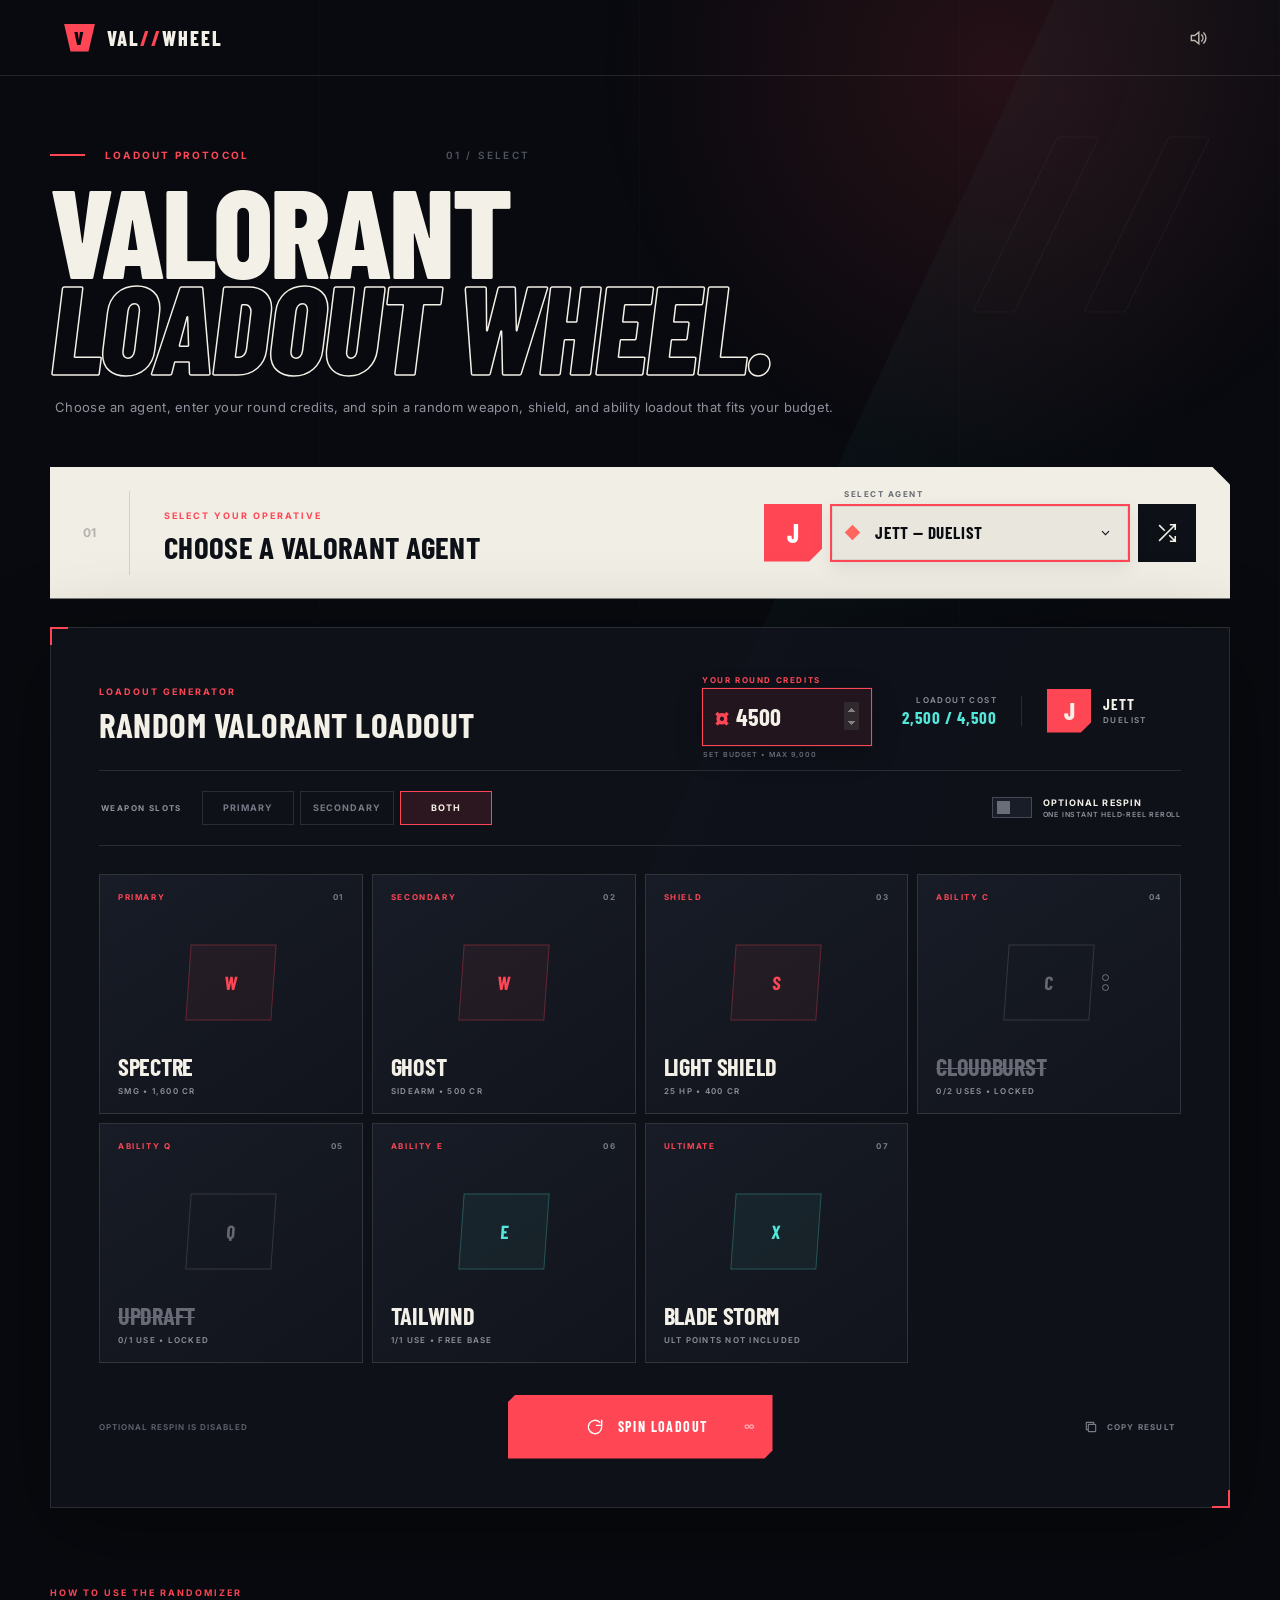
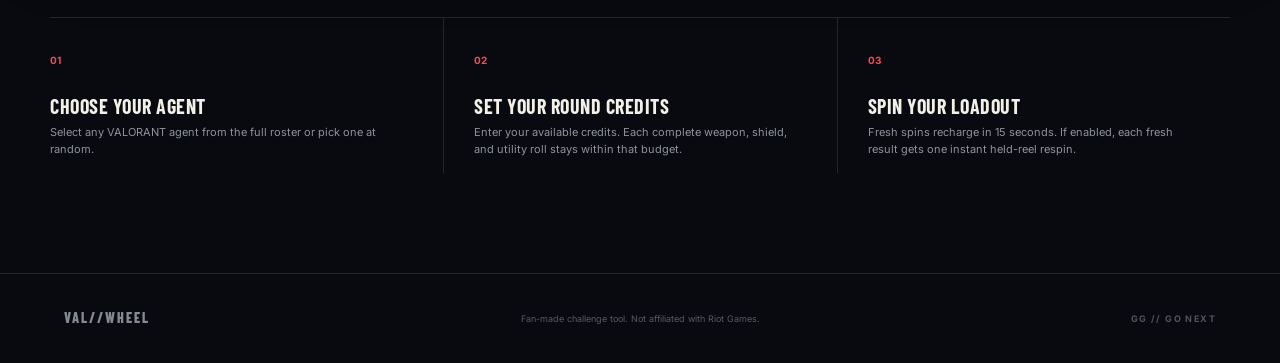
<file: index.html>
<!doctype html>
<html lang="en">
  <head>
    <meta charset="UTF-8" />
    <meta name="viewport" content="width=device-width, initial-scale=1.0" />
    <meta name="theme-color" content="#0a0c12" />
    <meta name="color-scheme" content="dark" />
    <meta name="robots" content="index, follow, max-image-preview:large" />
    <meta name="description" content="Generate a random VALORANT weapon, shield, and agent ability loadout that stays within your available round credits." />
    <meta name="application-name" content="VAL//WHEEL" />
    <meta name="apple-mobile-web-app-title" content="VAL//WHEEL" />
    <meta property="og:type" content="website" />
    <meta property="og:locale" content="en_US" />
    <meta property="og:site_name" content="VAL//WHEEL" />
    <meta property="og:title" content="VALORANT Loadout Randomizer by Credits | VAL//WHEEL" />
    <meta property="og:description" content="Choose an agent and budget, then spin a random VALORANT weapon, shield, and ability loadout you can afford." />
    <meta property="og:url" content="https://www.valwheel.com/" />
    <meta name="twitter:card" content="summary" />
    <meta name="twitter:title" content="VALORANT Loadout Randomizer by Credits | VAL//WHEEL" />
    <meta name="twitter:description" content="Choose an agent and budget, then spin a random VALORANT weapon, shield, and ability loadout you can afford." />
    <title>VALORANT Loadout Randomizer by Credits | VAL//WHEEL</title>
    <link rel="canonical" href="https://www.valwheel.com/" />
    <link rel="icon" href="favicon.svg" type="image/svg+xml" sizes="any" />
    <link rel="preconnect" href="https://fonts.googleapis.com" />
    <link rel="preconnect" href="https://fonts.gstatic.com" crossorigin />
    <link rel="preconnect" href="https://valorant-api.com" crossorigin />
    <link rel="preconnect" href="https://media.valorant-api.com" crossorigin />
    <link href="https://fonts.googleapis.com/css2?family=Barlow+Condensed:ital,wght@0,600;0,700;0,800;1,700&family=Inter:wght@400;600;700&display=swap" rel="stylesheet" />
    <link rel="stylesheet" href="styles.css" />
    <script type="application/ld+json">
      {
        "@context": "https://schema.org",
        "@type": "WebApplication",
        "@id": "https://www.valwheel.com/#application",
        "url": "https://www.valwheel.com/",
        "name": "VAL//WHEEL",
        "description": "A budget-aware VALORANT loadout randomizer for weapons, shields, and agent abilities.",
        "applicationCategory": "GameApplication",
        "operatingSystem": "Any operating system with a modern web browser",
        "browserRequirements": "Requires JavaScript",
        "inLanguage": "en-US"
      }
    </script>
    <script src="app.js" defer></script>
  </head>
  <body>
    <div class="noise" aria-hidden="true"></div>
    <header class="topbar">
      <a class="brand" href="./" aria-label="VAL WHEEL home">
        <span class="brand-mark">V</span>
        <span>VAL<span>//</span>WHEEL</span>
      </a>
      <div class="top-actions">
        <button class="icon-button" id="soundButton" aria-label="Toggle sound" aria-pressed="true" title="Toggle sound">
          <svg viewBox="0 0 24 24" aria-hidden="true"><path d="M4 9v6h4l5 4V5L8 9H4Zm12.5-.5a5 5 0 0 1 0 7M19 6a8.5 8.5 0 0 1 0 12"/></svg>
        </button>
      </div>
    </header>

    <main>
      <section class="hero">
        <div class="eyebrow"><span>LOADOUT PROTOCOL</span><b>01 / SELECT</b></div>
        <h1>VALORANT<br/><em>LOADOUT WHEEL.</em></h1>
        <p>Choose an agent, enter your round credits, and spin a random weapon, shield, and ability loadout that fits your budget.</p>
      </section>

      <section class="agent-panel" aria-labelledby="agent-heading">
        <div class="section-number">01</div>
        <div class="agent-copy">
          <span class="section-label">SELECT YOUR OPERATIVE</span>
          <h2 id="agent-heading">Choose a VALORANT agent</h2>
        </div>
        <div class="setup-controls">
          <div class="agent-picker">
            <span class="picker-avatar" id="pickerAvatar">J</span>
            <div class="agent-field">
              <label for="agentSelect">SELECT AGENT</label>
              <div class="select-wrap">
                <span class="role-dot" id="roleDot"></span>
                <select id="agentSelect" aria-label="Select agent"></select>
                <svg viewBox="0 0 24 24" aria-hidden="true"><path d="m7 10 5 5 5-5"/></svg>
              </div>
            </div>
            <button class="shuffle-button" id="randomAgent" title="Choose a random agent" aria-label="Choose a random agent">
              <svg viewBox="0 0 24 24" aria-hidden="true"><path d="M16 3h5v5M4 20 21 3M21 16v5h-5M15 15l6 6M4 4l5 5"/></svg>
            </button>
          </div>
        </div>
      </section>

      <section class="machine-shell" aria-labelledby="machine-heading">
        <div class="machine-head">
          <div>
            <span class="section-label">LOADOUT GENERATOR</span>
            <h2 id="machine-heading">RANDOM VALORANT LOADOUT</h2>
          </div>
          <div class="wheel-credits credits-picker">
            <label for="creditsInput">YOUR ROUND CREDITS</label>
            <div class="credits-wrap">
              <span>¤</span>
              <input id="creditsInput" type="number" min="0" max="9000" step="50" value="4500" inputmode="numeric" aria-describedby="creditsHelp" />
            </div>
            <small id="creditsHelp">SET BUDGET • MAX 9,000</small>
          </div>
          <div class="loadout-summary">
            <div class="cost-readout"><small>LOADOUT COST</small><b><span id="loadoutCost">0</span> / <span id="budgetTotal">4,500</span></b></div>
            <div class="agent-chip">
            <span id="agentInitial">J</span>
            <div><b id="activeAgent">JETT</b><small id="activeRole">DUELIST</small></div>
            </div>
          </div>
        </div>

        <div class="wheel-settings" aria-label="Wheel settings">
          <fieldset class="weapon-setting">
            <legend>WEAPON SLOTS</legend>
            <label><input type="radio" name="weaponMode" value="primary" /><span>PRIMARY</span></label>
            <label><input type="radio" name="weaponMode" value="secondary" /><span>SECONDARY</span></label>
            <label><input type="radio" name="weaponMode" value="both" checked /><span>BOTH</span></label>
          </fieldset>
          <label class="respin-setting">
            <input type="checkbox" id="allowRespin" />
            <span class="toggle-track" aria-hidden="true"><i></i></span>
            <span><b>OPTIONAL RESPIN</b><small>ONE INSTANT HELD-REEL REROLL</small></span>
          </label>
        </div>

        <div class="reels" id="reels" aria-live="polite"></div>

        <div class="machine-controls">
          <p id="holdHint">OPTIONAL RESPIN IS DISABLED</p>
          <button class="spin-button" id="spinButton">
            <span class="button-corners" aria-hidden="true"></span>
            <svg viewBox="0 0 24 24" aria-hidden="true"><path d="M20 12a8 8 0 1 1-2.34-5.66M20 4v6h-6"/></svg>
            <span class="spin-label">SPIN LOADOUT</span>
            <small id="spinCount" aria-label="Regular spin ready">∞</small>
          </button>
          <button class="copy-button" id="copyButton" title="Copy this loadout">
            <svg viewBox="0 0 24 24" aria-hidden="true"><rect x="8" y="8" width="11" height="11" rx="1"/><path d="M16 8V5H5v11h3"/></svg>
            COPY RESULT
          </button>
        </div>
      </section>

      <section class="rules" aria-labelledby="rules-heading">
        <h2 class="section-label" id="rules-heading">HOW TO USE THE RANDOMIZER</h2>
        <div class="rule-grid">
          <article><b>01</b><h3>CHOOSE YOUR AGENT</h3><p>Select any VALORANT agent from the full roster or pick one at random.</p></article>
          <article><b>02</b><h3>SET YOUR ROUND CREDITS</h3><p>Enter your available credits. Each complete weapon, shield, and utility roll stays within that budget.</p></article>
          <article><b>03</b><h3>SPIN YOUR LOADOUT</h3><p>Fresh spins recharge in 15 seconds. If enabled, each fresh result gets one instant held-reel respin.</p></article>
        </div>
      </section>
    </main>

    <footer>
      <span>VAL//WHEEL</span>
      <p>Fan-made challenge tool. Not affiliated with Riot Games.</p>
      <b>GG // GO NEXT</b>
    </footer>
    <noscript><p class="noscript-message">VAL//WHEEL needs JavaScript enabled to generate and copy randomized loadouts.</p></noscript>
    <div class="toast" id="toast" role="status">LOADOUT COPIED</div>
  </body>
</html>
</file>
<file: styles.css>
:root {
  --ink: #f3f0e7;
  --muted: #8f929d;
  --bg: #080a0f;
  --panel: #10131b;
  --panel-2: #151923;
  --red: #ff4655;
  --cyan: #53e7db;
  --line: rgba(243, 240, 231, .12);
  --display: "Barlow Condensed", sans-serif;
  --body: "Inter", sans-serif;
}

* { box-sizing: border-box; }
html { scroll-behavior: smooth; }
body { margin: 0; min-width: 320px; color: var(--ink); background: var(--bg); font-family: var(--body); overflow-x: hidden; }
button, select { font: inherit; }
button { color: inherit; }

body::before {
  content: ""; position: fixed; inset: 0; pointer-events: none; z-index: -2;
  background:
    radial-gradient(circle at 78% 8%, rgba(255,70,85,.12), transparent 25rem),
    linear-gradient(115deg, transparent 62%, rgba(83,231,219,.03) 62.1%, transparent 82%),
    repeating-linear-gradient(90deg, transparent 0, transparent calc(25% - 1px), rgba(255,255,255,.025) 25%);
}
.noise { position: fixed; inset: 0; z-index: 20; opacity: .035; pointer-events: none; background-image: url("data:image/svg+xml,%3Csvg viewBox='0 0 160 160' xmlns='https://www.w3.org/2000/svg'%3E%3Cfilter id='n'%3E%3CfeTurbulence type='fractalNoise' baseFrequency='.9' numOctaves='3' stitchTiles='stitch'/%3E%3C/filter%3E%3Crect width='100%25' height='100%25' filter='url(%23n)' opacity='.8'/%3E%3C/svg%3E"); }

.topbar { height: 76px; display: flex; align-items: center; justify-content: space-between; padding: 0 clamp(22px, 5vw, 80px); border-bottom: 1px solid var(--line); }
.brand { display: flex; align-items: center; gap: 12px; color: var(--ink); text-decoration: none; font: 800 20px/1 var(--display); letter-spacing: 2px; }
.brand > span:last-child span { color: var(--red); }
.brand-mark { width: 31px; height: 28px; display: grid; place-items: center; color: var(--bg); background: var(--red); font: 800 19px/1 var(--display); clip-path: polygon(0 0, 100% 0, 79% 100%, 21% 100%); }
.top-actions { display: flex; align-items: center; gap: 22px; }
.icon-button, .shuffle-button, .copy-button { border: 0; background: transparent; cursor: pointer; }
.icon-button { width: 36px; height: 36px; padding: 8px; opacity: .75; }
.icon-button svg, .shuffle-button svg, .copy-button svg, .spin-button svg { fill: none; stroke: currentColor; stroke-width: 1.7; stroke-linecap: square; stroke-linejoin: miter; }
.icon-button.muted { opacity: .25; }

main { width: min(1180px, calc(100% - 44px)); margin: 0 auto; }
.hero { min-height: 380px; padding: 74px 0 52px; position: relative; }
.hero::after { content: "//"; position: absolute; right: 2%; top: 36px; font: 800 250px/.8 var(--display); color: transparent; -webkit-text-stroke: 1px rgba(255,255,255,.045); transform: skew(-8deg); pointer-events: none; }
.eyebrow { display: flex; align-items: center; gap: 20px; width: min(480px, 100%); color: var(--red); font: 700 10px/1 var(--body); letter-spacing: 2.2px; }
.eyebrow::before { content: ""; width: 35px; height: 2px; background: var(--red); }
.eyebrow b { margin-left: auto; color: #4f535e; font-weight: 600; }
.hero h1 { margin: 21px 0 10px; font: 800 clamp(66px, 10vw, 126px)/.76 var(--display); letter-spacing: -3px; }
.hero h1 em { color: transparent; -webkit-text-stroke: 1.5px var(--ink); font-style: italic; }
.hero p { margin: 26px 0 0 5px; color: var(--muted); font-size: 13px; letter-spacing: .3px; }

.agent-panel { position: relative; display: grid; grid-template-columns: 80px minmax(180px, 1fr) auto; align-items: center; min-height: 132px; padding: 24px 34px 24px 0; background: #f1eee5; color: #0d1017; clip-path: polygon(0 0, calc(100% - 18px) 0, 100% 18px, 100% 100%, 0 100%); }
.section-number { align-self: stretch; display: grid; place-items: center; color: rgba(13,16,23,.27); border-right: 1px solid rgba(13,16,23,.13); font: 700 12px/1 var(--body); }
.section-label { margin: 0; color: var(--red); font: 700 9px/1 var(--body); letter-spacing: 2px; }
.agent-copy { padding: 0 34px; }
.agent-copy h2 { margin: 8px 0 0; text-transform: uppercase; font: 700 31px/1 var(--display); letter-spacing: .3px; }
.setup-controls { display: flex; align-items: flex-end; gap: 18px; }
.agent-picker { display: flex; align-items: stretch; gap: 8px; position: relative; }
.agent-field, .credits-picker { position: relative; }
.agent-field label, .credits-picker label { position: absolute; top: -14px; left: 14px; font: 700 8px/1 var(--body); letter-spacing: 1.5px; color: #686b71; }
.picker-avatar { width: 58px; height: 58px; display: grid; place-items: center; overflow: hidden; color: white; background: var(--red); font: 800 26px/1 var(--display); clip-path: polygon(0 0, 100% 0, 100% 78%, 78% 100%, 0 100%); }
.picker-avatar img { width: 100%; height: 100%; object-fit: cover; }
.select-wrap { position: relative; display: flex; align-items: center; width: 300px; height: 58px; border: 2px solid var(--red); background: #e9e6dd; box-shadow: inset 0 0 0 1px rgba(13,16,23,.08), 0 6px 18px rgba(13,16,23,.08); }
.select-wrap select { appearance: none; width: 100%; height: 100%; padding: 0 42px 0 43px; color: #0b0d12; border: 0; outline: 0; background: transparent; cursor: pointer; text-transform: uppercase; font: 700 17px/1 var(--display); letter-spacing: .8px; }
.select-wrap:focus-within { box-shadow: 0 0 0 3px rgba(255,70,85,.2), 0 8px 22px rgba(13,16,23,.12); }
.select-wrap svg { position: absolute; right: 14px; width: 17px; fill: none; stroke: currentColor; stroke-width: 1.5; pointer-events: none; }
.role-dot { position: absolute; left: 15px; width: 11px; height: 11px; z-index: 1; background: var(--red); transform: rotate(45deg); }
.credits-picker > small { position: absolute; left: 12px; bottom: -15px; color: #8b8b89; font: 600 7px/1 var(--body); letter-spacing: 1px; }
.credits-wrap { width: 125px; height: 58px; display: flex; align-items: center; gap: 7px; padding: 0 12px; border: 1px solid rgba(13,16,23,.22); background: #e9e6dd; }
.credits-wrap span { color: var(--red); font: 800 20px/1 var(--display); }
.credits-wrap input { min-width: 0; width: 100%; padding: 0; border: 0; outline: 0; color: #0b0d12; background: transparent; font: 700 18px/1 var(--display); }
.credits-wrap input::-webkit-inner-spin-button { opacity: .45; }
.shuffle-button { width: 58px; height: 58px; background: #0d1017; color: var(--ink); padding: 18px; transition: .2s; }
.shuffle-button:hover { color: var(--red); transform: translateY(-2px); }

.machine-shell { margin-top: 28px; padding: clamp(24px, 4vw, 48px); border: 1px solid var(--line); background: rgba(16,19,27,.94); box-shadow: 0 22px 80px rgba(0,0,0,.42); position: relative; }
.machine-shell::before, .machine-shell::after { content: ""; position: absolute; width: 16px; height: 16px; border-color: var(--red); }
.machine-shell::before { top: -1px; left: -1px; border-top: 2px solid var(--red); border-left: 2px solid var(--red); }
.machine-shell::after { right: -1px; bottom: -1px; border-right: 2px solid var(--red); border-bottom: 2px solid var(--red); }
.machine-head { display: grid; grid-template-columns: minmax(180px, 1fr) auto auto; align-items: center; gap: 30px; padding-bottom: 24px; border-bottom: 1px solid var(--line); }
.machine-head h2 { margin: 8px 0 0; font: 700 35px/1 var(--display); letter-spacing: .5px; }
.loadout-summary { display: flex; align-items: center; gap: 25px; }
.cost-readout { display: grid; gap: 5px; padding-right: 24px; border-right: 1px solid var(--line); text-align: right; }
.cost-readout small { color: var(--muted); font: 600 8px/1 var(--body); letter-spacing: 1.4px; }
.cost-readout b { color: var(--cyan); font: 700 17px/1 var(--display); letter-spacing: 1px; }
.cost-readout.over-budget b { color: var(--red); }
.wheel-credits { position: relative; padding-top: 12px; }
.wheel-credits label { position: absolute; top: 0; left: 0; color: var(--red); font: 700 8px/1 var(--body); letter-spacing: 1.6px; }
.wheel-credits .credits-wrap { width: 170px; height: 58px; border: 1px solid var(--red); background: rgba(255,70,85,.08); box-shadow: 0 0 0 1px rgba(255,70,85,.08), 0 8px 28px rgba(0,0,0,.22); }
.wheel-credits .credits-wrap:focus-within { box-shadow: 0 0 0 3px rgba(255,70,85,.16), 0 8px 28px rgba(0,0,0,.3); }
.wheel-credits .credits-wrap span { font-size: 24px; }
.wheel-credits .credits-wrap input { color: var(--ink); font-size: 24px; }
.wheel-credits > small { bottom: -12px; left: 1px; color: #696d78; }
.agent-chip { display: flex; align-items: center; gap: 12px; }
.agent-chip > span { width: 44px; height: 44px; display: grid; place-items: center; background: var(--red); font: 800 24px/1 var(--display); clip-path: polygon(0 0, 100% 0, 100% 77%, 77% 100%, 0 100%); }
.agent-chip > span img { width: 100%; height: 100%; object-fit: cover; }
.agent-chip div { display: grid; gap: 4px; min-width: 78px; }
.agent-chip b { font: 700 15px/1 var(--display); letter-spacing: 1px; }
.agent-chip small { color: var(--muted); font: 600 8px/1 var(--body); letter-spacing: 1.4px; }

.wheel-settings { display: flex; align-items: center; justify-content: space-between; gap: 24px; padding: 20px 0; border-bottom: 1px solid var(--line); }
.weapon-setting { display: flex; gap: 6px; margin: 0; padding: 0; border: 0; }
.weapon-setting legend { float: left; align-self: center; margin-right: 12px; color: var(--muted); font: 700 8px/1 var(--body); letter-spacing: 1.4px; }
.weapon-setting label { cursor: pointer; }
.weapon-setting input, .respin-setting input { position: absolute; opacity: 0; pointer-events: none; }
.weapon-setting span { display: grid; place-items: center; min-width: 92px; height: 34px; padding: 0 12px; color: #777b86; border: 1px solid var(--line); font: 700 9px/1 var(--body); letter-spacing: 1px; transition: .2s; }
.weapon-setting input:checked + span { color: var(--ink); border-color: var(--red); background: rgba(255,70,85,.12); }
.weapon-setting input:focus-visible + span, .respin-setting input:focus-visible + .toggle-track { outline: 2px solid var(--cyan); outline-offset: 3px; }
.respin-setting { display: flex; align-items: center; gap: 11px; cursor: pointer; }
.respin-setting > span:last-child { display: grid; gap: 4px; }
.respin-setting b { font: 700 9px/1 var(--body); letter-spacing: 1.1px; }
.respin-setting small { color: var(--muted); font: 600 7px/1 var(--body); letter-spacing: .8px; }
.toggle-track { width: 40px; height: 21px; position: relative; flex: 0 0 auto; border: 1px solid #444955; background: #191d27; transition: .2s; }
.toggle-track i { width: 13px; height: 13px; position: absolute; top: 3px; left: 4px; background: #686d78; transition: .2s; }
.respin-setting input:checked + .toggle-track { border-color: var(--cyan); background: rgba(83,231,219,.1); }
.respin-setting input:checked + .toggle-track i { left: 21px; background: var(--cyan); }

.reels { display: grid; grid-template-columns: repeat(2, minmax(180px, 1fr)); gap: 9px; margin: 28px 0; }
.reel { height: 170px; position: relative; overflow: hidden; display: flex; flex-direction: column; justify-content: space-between; padding: 18px; border: 1px solid var(--line); background: linear-gradient(145deg, #181c26, #11141c); cursor: pointer; user-select: none; transition: border-color .2s, transform .2s; }
.reel:hover { border-color: rgba(255,70,85,.7); transform: translateY(-2px); }
.reel.held { border-color: var(--cyan); }
.reel.held::after { content: "HELD"; position: absolute; top: 14px; right: -25px; width: 90px; padding: 4px 0; text-align: center; color: #07100f; background: var(--cyan); transform: rotate(45deg); font: 800 8px/1 var(--body); letter-spacing: 1px; }
.reel.spinning .reel-value, .reel.spinning .reel-icon { animation: slotBlur .095s infinite linear; }
@keyframes slotBlur { 0% { transform: translateY(-6px); opacity: .4; } 50% { transform: translateY(7px); opacity: .9; } 100% { transform: translateY(-6px); opacity: .4; } }
.reel-top { display: flex; justify-content: space-between; color: #777b86; font: 700 8px/1 var(--body); letter-spacing: 1.6px; }
.reel-type { color: var(--red); }
.reel-main { position: static; }
.reel-visual { position: absolute; top: 50%; left: 50%; display: grid; place-items: center; transform: translate(-50%, -65%); }
.reel-value { position: absolute; right: 18px; bottom: 18px; left: 18px; min-width: 0; }
.reel-value b { display: block; max-width: 100%; white-space: nowrap; overflow: hidden; text-overflow: ellipsis; font: 700 clamp(25px, 3vw, 39px)/.86 var(--display); letter-spacing: -.3px; text-transform: uppercase; }
.reel-value small { display: block; margin-top: 9px; color: var(--muted); font: 600 8px/1 var(--body); letter-spacing: 1.25px; text-transform: uppercase; }
.reel-icon { width: 86px; height: 76px; display: grid; place-items: center; overflow: hidden; padding: 10px; color: var(--red); border: 1px solid rgba(255,70,85,.3); background: rgba(255,70,85,.06); font: 700 19px/1 var(--display); line-height: 0; transform: skew(-4deg); }
.reel-icon img { display: block; width: 100%; height: 100%; max-width: 100%; max-height: 100%; object-fit: contain; object-position: center; filter: brightness(0) saturate(100%) invert(42%) sepia(97%) saturate(2534%) hue-rotate(328deg) brightness(105%) contrast(103%); transform: skew(4deg); }
.reel[data-kind="ability"] .reel-icon { color: var(--cyan); border-color: rgba(83,231,219,.26); background: rgba(83,231,219,.05); }
.reel[data-kind="ability"] .reel-icon img { filter: brightness(0) saturate(100%) invert(87%) sepia(33%) saturate(880%) hue-rotate(119deg) brightness(94%) contrast(91%); transform: skew(4deg) translateY(-5px); }
.reel[data-kind="shield"] .reel-icon img { transform: skew(4deg) translateY(-5px); }
.reel.is-locked .reel-value b { color: #686b75; text-decoration: line-through; text-decoration-thickness: 1px; }
.reel.is-locked .reel-icon { color: #656872; border-color: #343741; background: transparent; }
.reel.is-locked .reel-icon img { filter: grayscale(1) brightness(.65); opacity: .6; }
.charge-meter { position: absolute; z-index: 2; top: 50%; left: calc(100% + 10px); display: flex; flex-direction: column; gap: 3px; align-items: center; transform: translateY(-50%); }
.charge-meter i { display: block; width: 7px; height: 7px; flex: 0 0 7px; border: 1px solid rgba(255,255,255,.82); border-radius: 50%; background: transparent; box-shadow: 0 0 0 1px rgba(0,0,0,.18); }
.charge-meter i.filled { background: #fff; box-shadow: 0 0 7px rgba(255,255,255,.4); }
.reel.is-locked .charge-meter i { border-color: rgba(255,255,255,.38); }

.machine-controls { display: grid; grid-template-columns: 1fr auto 1fr; align-items: center; gap: 20px; padding-top: 4px; }
.machine-controls p { color: #626671; font: 600 8px/1 var(--body); letter-spacing: 1px; }
.spin-button { min-width: 265px; height: 64px; position: relative; display: flex; align-items: center; justify-content: center; gap: 13px; padding: 0 20px; border: 0; background: var(--red); color: white; cursor: pointer; font: 700 14px/1 var(--display); letter-spacing: 1.4px; clip-path: polygon(8px 0, 100% 0, 100% calc(100% - 8px), calc(100% - 8px) 100%, 0 100%, 0 8px); transition: filter .2s, transform .2s; }
.spin-button:hover { filter: brightness(1.12); transform: scale(1.015); }
.spin-button:active { transform: scale(.98); }
.spin-button:disabled { cursor: wait; filter: saturate(.55); }
.spin-button svg { width: 20px; }
.spin-button small { position: absolute; right: 16px; color: rgba(255,255,255,.55); font: 600 11px/1 var(--body); }
.copy-button { justify-self: end; display: flex; align-items: center; gap: 8px; color: #777b86; font: 700 8px/1 var(--body); letter-spacing: 1.2px; }
.copy-button:hover { color: var(--ink); }
.copy-button svg { width: 16px; }

.rules { padding: 80px 0 100px; }
.rule-grid { display: grid; grid-template-columns: repeat(3, 1fr); margin-top: 20px; border-top: 1px solid var(--line); }
.rule-grid article { position: relative; min-height: 155px; padding: 30px 30px 0 0; }
.rule-grid article + article { padding-left: 30px; border-left: 1px solid var(--line); }
.rule-grid b { color: var(--red); font: 700 10px/1 var(--body); }
.rule-grid h3 { margin: 28px 0 8px; font: 700 20px/1 var(--display); letter-spacing: .5px; }
.rule-grid p { margin: 0; color: var(--muted); font-size: 11px; line-height: 1.6; }

footer { min-height: 90px; padding: 0 clamp(22px, 5vw, 80px); display: grid; grid-template-columns: 1fr auto 1fr; align-items: center; gap: 20px; border-top: 1px solid var(--line); color: #565a65; }
footer span { color: #858994; font: 800 14px/1 var(--display); letter-spacing: 2px; }
footer p { font-size: 9px; }
footer b { justify-self: end; color: #4f535d; font: 700 9px/1 var(--body); letter-spacing: 1.4px; }
.noscript-message { margin: 0; padding: 14px clamp(22px, 5vw, 80px); color: var(--ink); background: var(--red); font-size: 12px; text-align: center; }
.toast { position: fixed; z-index: 50; right: 24px; bottom: 24px; padding: 14px 20px; color: #07100f; background: var(--cyan); font: 800 10px/1 var(--body); letter-spacing: 1.5px; transform: translateY(80px); opacity: 0; transition: .3s; }
.toast.show { transform: none; opacity: 1; }

@media (min-width: 900px) {
  .reels { grid-template-columns: repeat(6, minmax(0, 1fr)); }
  .reels.many-reels { grid-template-columns: repeat(4, minmax(0, 1fr)); }
  .reel { height: 240px; }
  .reel-value b { font-size: clamp(21px, 1.9vw, 29px); white-space: normal; overflow-wrap: anywhere; }
}
@media (max-width: 700px) {
  .hero { min-height: 310px; padding-top: 60px; }
  .hero h1 { font-size: clamp(55px, 17vw, 82px); letter-spacing: -2px; }
  .agent-panel { grid-template-columns: 56px 1fr; padding-right: 18px; }
  .agent-copy { padding: 0 18px; }
  .agent-copy h2 { font-size: 25px; }
  .setup-controls { grid-column: 2; margin: 20px 0 4px 18px; flex-wrap: wrap; }
  .select-wrap { width: min(245px, calc(100vw - 260px)); }
  .machine-head { grid-template-columns: 1fr auto; align-items: center; gap: 22px 12px; }
  .wheel-credits { grid-column: 1; grid-row: 2; justify-self: start; }
  .loadout-summary { grid-column: 2; grid-row: 1 / span 2; }
  .agent-chip div { display: none; }
  .loadout-summary { gap: 12px; }
  .cost-readout { padding-right: 12px; }
  .machine-controls { grid-template-columns: 1fr; }
  .wheel-settings { align-items: flex-start; flex-direction: column; }
  .machine-controls p { text-align: center; }
  .spin-button { width: 100%; }
  .copy-button { justify-self: center; }
  .rule-grid { grid-template-columns: 1fr; }
  .rule-grid article + article { padding-left: 0; border-left: 0; border-top: 1px solid var(--line); }
  footer { grid-template-columns: 1fr auto; }
  footer p { display: none; }
}
@media (max-width: 470px) {
  main { width: min(100% - 24px, 1180px); }
  .machine-head { grid-template-columns: 1fr; }
  .machine-head > div:first-child { grid-column: 1; grid-row: 1; }
  .wheel-credits { grid-column: 1; grid-row: 2; }
  .loadout-summary { grid-column: 1; grid-row: 3; width: 100%; justify-content: space-between; margin-top: 5px; }
  .reels { grid-template-columns: 1fr; }
  .reel { height: 155px; }
  .machine-shell { padding: 18px; }
  .picker-avatar { display: none; }
  .select-wrap { width: min(235px, calc(100vw - 135px)); }
  .reel-visual { transform: translate(-50%, -72%); }
  .reel-icon { width: 74px; height: 64px; padding: 8px; }
  .charge-meter { left: calc(100% + 8px); gap: 2px; }
  .charge-meter i { width: 6px; height: 6px; flex-basis: 6px; }
}
@media (prefers-reduced-motion: reduce) { *, *::before, *::after { scroll-behavior: auto !important; animation-duration: .01ms !important; animation-iteration-count: 1 !important; transition-duration: .01ms !important; } }
</file>
